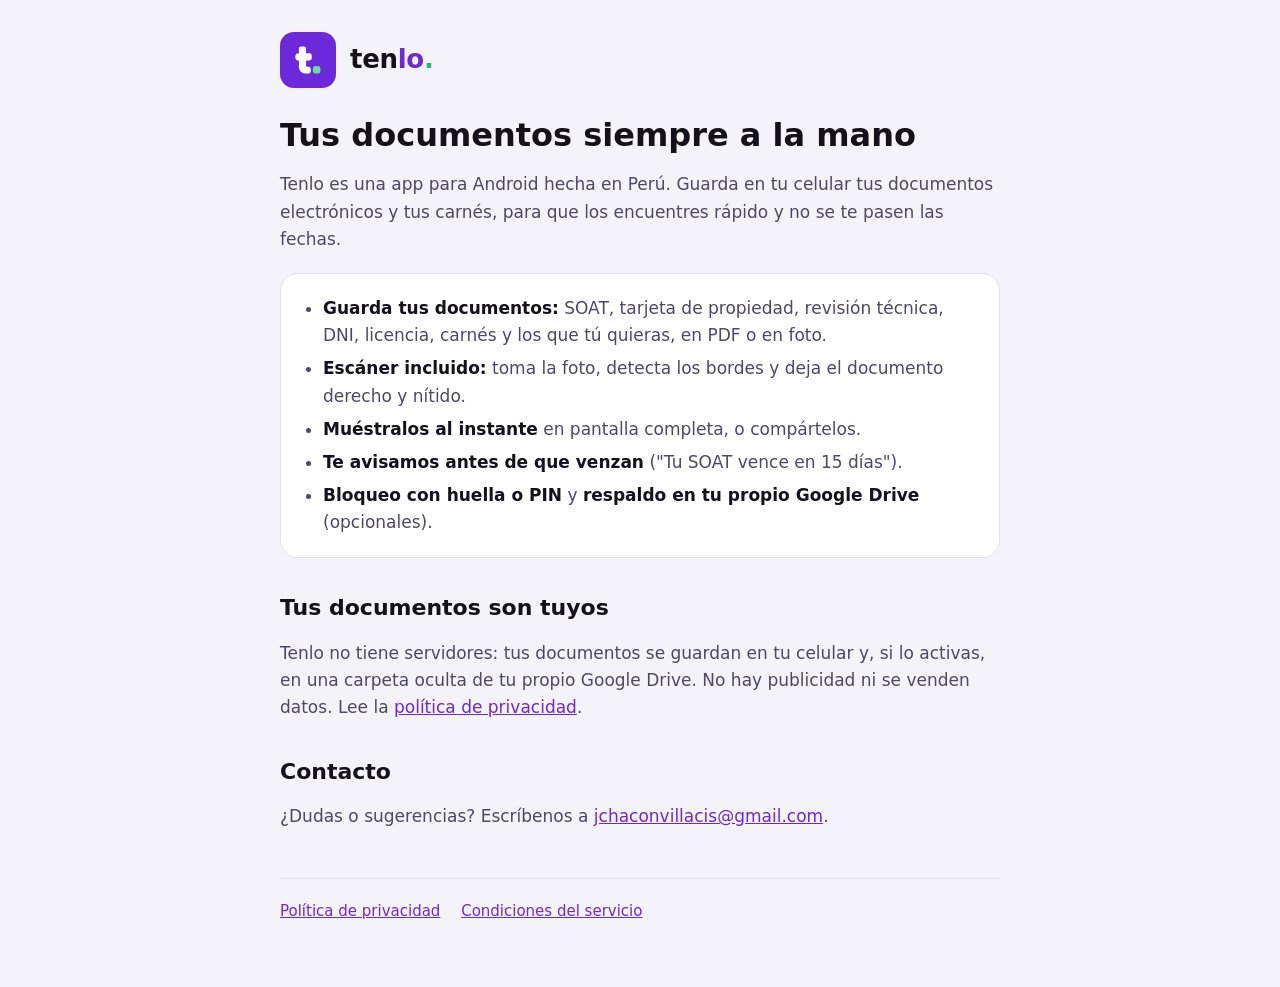
<file: index.html>
<!doctype html>
<html lang="es">
<head>
  <meta charset="utf-8">
  <meta name="viewport" content="width=device-width, initial-scale=1">
  <title>Tenlo: tus documentos siempre a la mano</title>
  <meta name="description" content="Tenlo guarda tu SOAT, DNI, licencia y demás documentos en tu celular, te los muestra al instante y te avisa antes de que venzan.">
  <link rel="icon" href="icono.png" type="image/png">
  <link rel="stylesheet" href="estilos.css">
</head>
<body>
<main>
  <header class="marca">
    <img src="icono.png" alt="" width="56" height="56">
    <a href="./" aria-label="Tenlo">ten<span class="lo">lo</span><span class="punto">.</span></a>
  </header>

  <h1>Tus documentos siempre a la mano</h1>
  <p>Tenlo es una app para Android hecha en Perú. Guarda en tu celular tus documentos electrónicos y tus carnés, para que los encuentres rápido y no se te pasen las fechas.</p>

  <div class="caja">
    <ul>
      <li><strong>Guarda tus documentos:</strong> SOAT, tarjeta de propiedad, revisión técnica, DNI, licencia, carnés y los que tú quieras, en PDF o en foto.</li>
      <li><strong>Escáner incluido:</strong> toma la foto, detecta los bordes y deja el documento derecho y nítido.</li>
      <li><strong>Muéstralos al instante</strong> en pantalla completa, o compártelos.</li>
      <li><strong>Te avisamos antes de que venzan</strong> ("Tu SOAT vence en 15 días").</li>
      <li><strong>Bloqueo con huella o PIN</strong> y <strong>respaldo en tu propio Google Drive</strong> (opcionales).</li>
    </ul>
  </div>

  <h2>Tus documentos son tuyos</h2>
  <p>Tenlo no tiene servidores: tus documentos se guardan en tu celular y, si lo activas, en una carpeta oculta de tu propio Google Drive. No hay publicidad ni se venden datos. Lee la <a href="privacidad.html">política de privacidad</a>.</p>

  <h2>Contacto</h2>
  <p>¿Dudas o sugerencias? Escríbenos a <a href="mailto:jchaconvillacis@gmail.com">jchaconvillacis@gmail.com</a>.</p>

  <footer>
    <a href="privacidad.html">Política de privacidad</a>
    <a href="condiciones.html">Condiciones del servicio</a>
  </footer>
</main>
</body>
</html>
</file>
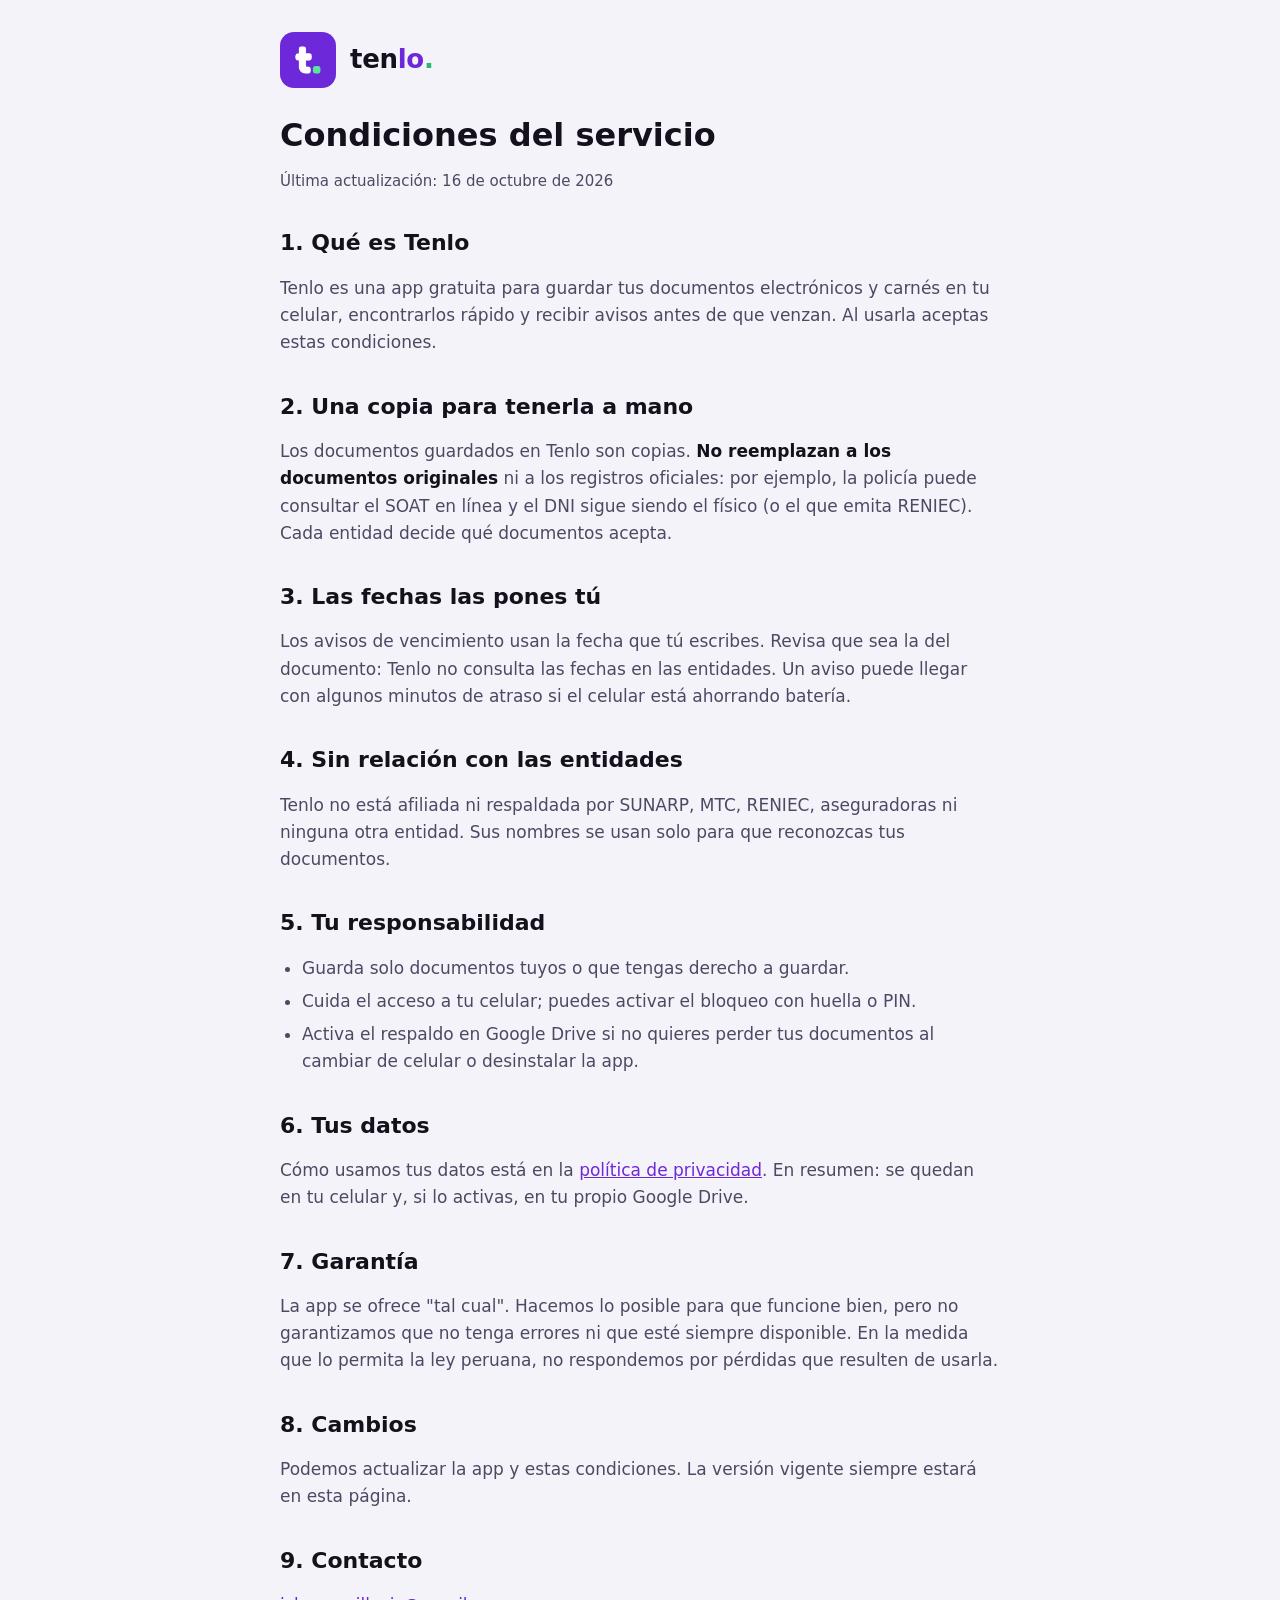
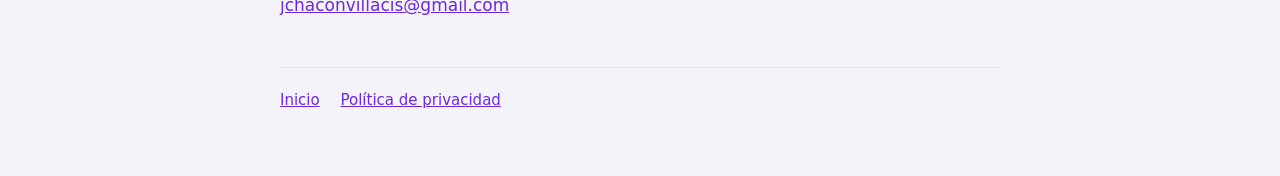
<file: condiciones.html>
<!doctype html>
<html lang="es">
<head>
  <meta charset="utf-8">
  <meta name="viewport" content="width=device-width, initial-scale=1">
  <title>Condiciones del servicio de Tenlo</title>
  <link rel="icon" href="icono.png" type="image/png">
  <link rel="stylesheet" href="estilos.css">
</head>
<body>
<main>
  <header class="marca">
    <img src="icono.png" alt="" width="56" height="56">
    <a href="./" aria-label="Tenlo">ten<span class="lo">lo</span><span class="punto">.</span></a>
  </header>

  <h1>Condiciones del servicio</h1>
  <p class="fecha">Última actualización: 16 de octubre de 2026</p>

  <h2>1. Qué es Tenlo</h2>
  <p>Tenlo es una app gratuita para guardar tus documentos electrónicos y carnés en tu celular, encontrarlos rápido y recibir avisos antes de que venzan. Al usarla aceptas estas condiciones.</p>

  <h2>2. Una copia para tenerla a mano</h2>
  <p>Los documentos guardados en Tenlo son copias. <strong>No reemplazan a los documentos originales</strong> ni a los registros oficiales: por ejemplo, la policía puede consultar el SOAT en línea y el DNI sigue siendo el físico (o el que emita RENIEC). Cada entidad decide qué documentos acepta.</p>

  <h2>3. Las fechas las pones tú</h2>
  <p>Los avisos de vencimiento usan la fecha que tú escribes. Revisa que sea la del documento: Tenlo no consulta las fechas en las entidades. Un aviso puede llegar con algunos minutos de atraso si el celular está ahorrando batería.</p>

  <h2>4. Sin relación con las entidades</h2>
  <p>Tenlo no está afiliada ni respaldada por SUNARP, MTC, RENIEC, aseguradoras ni ninguna otra entidad. Sus nombres se usan solo para que reconozcas tus documentos.</p>

  <h2>5. Tu responsabilidad</h2>
  <ul>
    <li>Guarda solo documentos tuyos o que tengas derecho a guardar.</li>
    <li>Cuida el acceso a tu celular; puedes activar el bloqueo con huella o PIN.</li>
    <li>Activa el respaldo en Google Drive si no quieres perder tus documentos al cambiar de celular o desinstalar la app.</li>
  </ul>

  <h2>6. Tus datos</h2>
  <p>Cómo usamos tus datos está en la <a href="privacidad.html">política de privacidad</a>. En resumen: se quedan en tu celular y, si lo activas, en tu propio Google Drive.</p>

  <h2>7. Garantía</h2>
  <p>La app se ofrece "tal cual". Hacemos lo posible para que funcione bien, pero no garantizamos que no tenga errores ni que esté siempre disponible. En la medida que lo permita la ley peruana, no respondemos por pérdidas que resulten de usarla.</p>

  <h2>8. Cambios</h2>
  <p>Podemos actualizar la app y estas condiciones. La versión vigente siempre estará en esta página.</p>

  <h2>9. Contacto</h2>
  <p><a href="mailto:jchaconvillacis@gmail.com">jchaconvillacis@gmail.com</a></p>

  <footer>
    <a href="./">Inicio</a>
    <a href="privacidad.html">Política de privacidad</a>
  </footer>
</main>
</body>
</html>
</file>
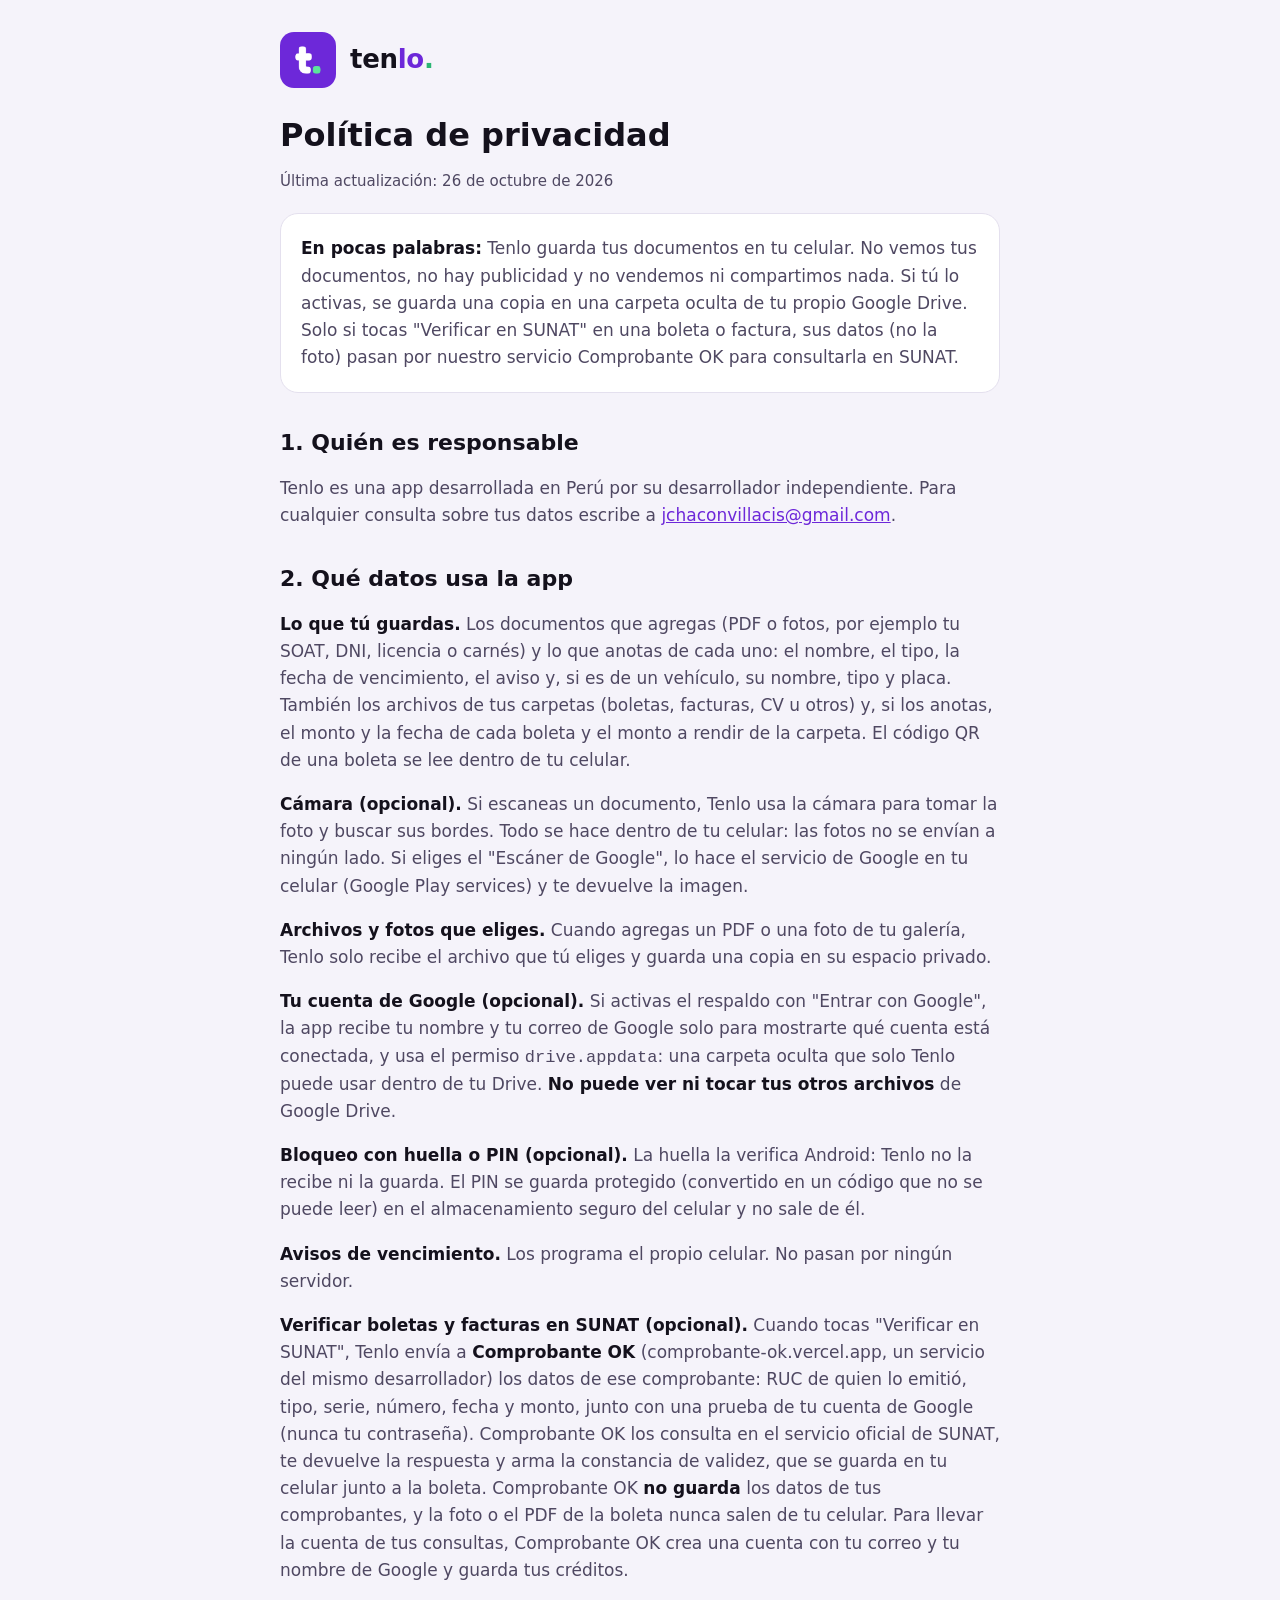
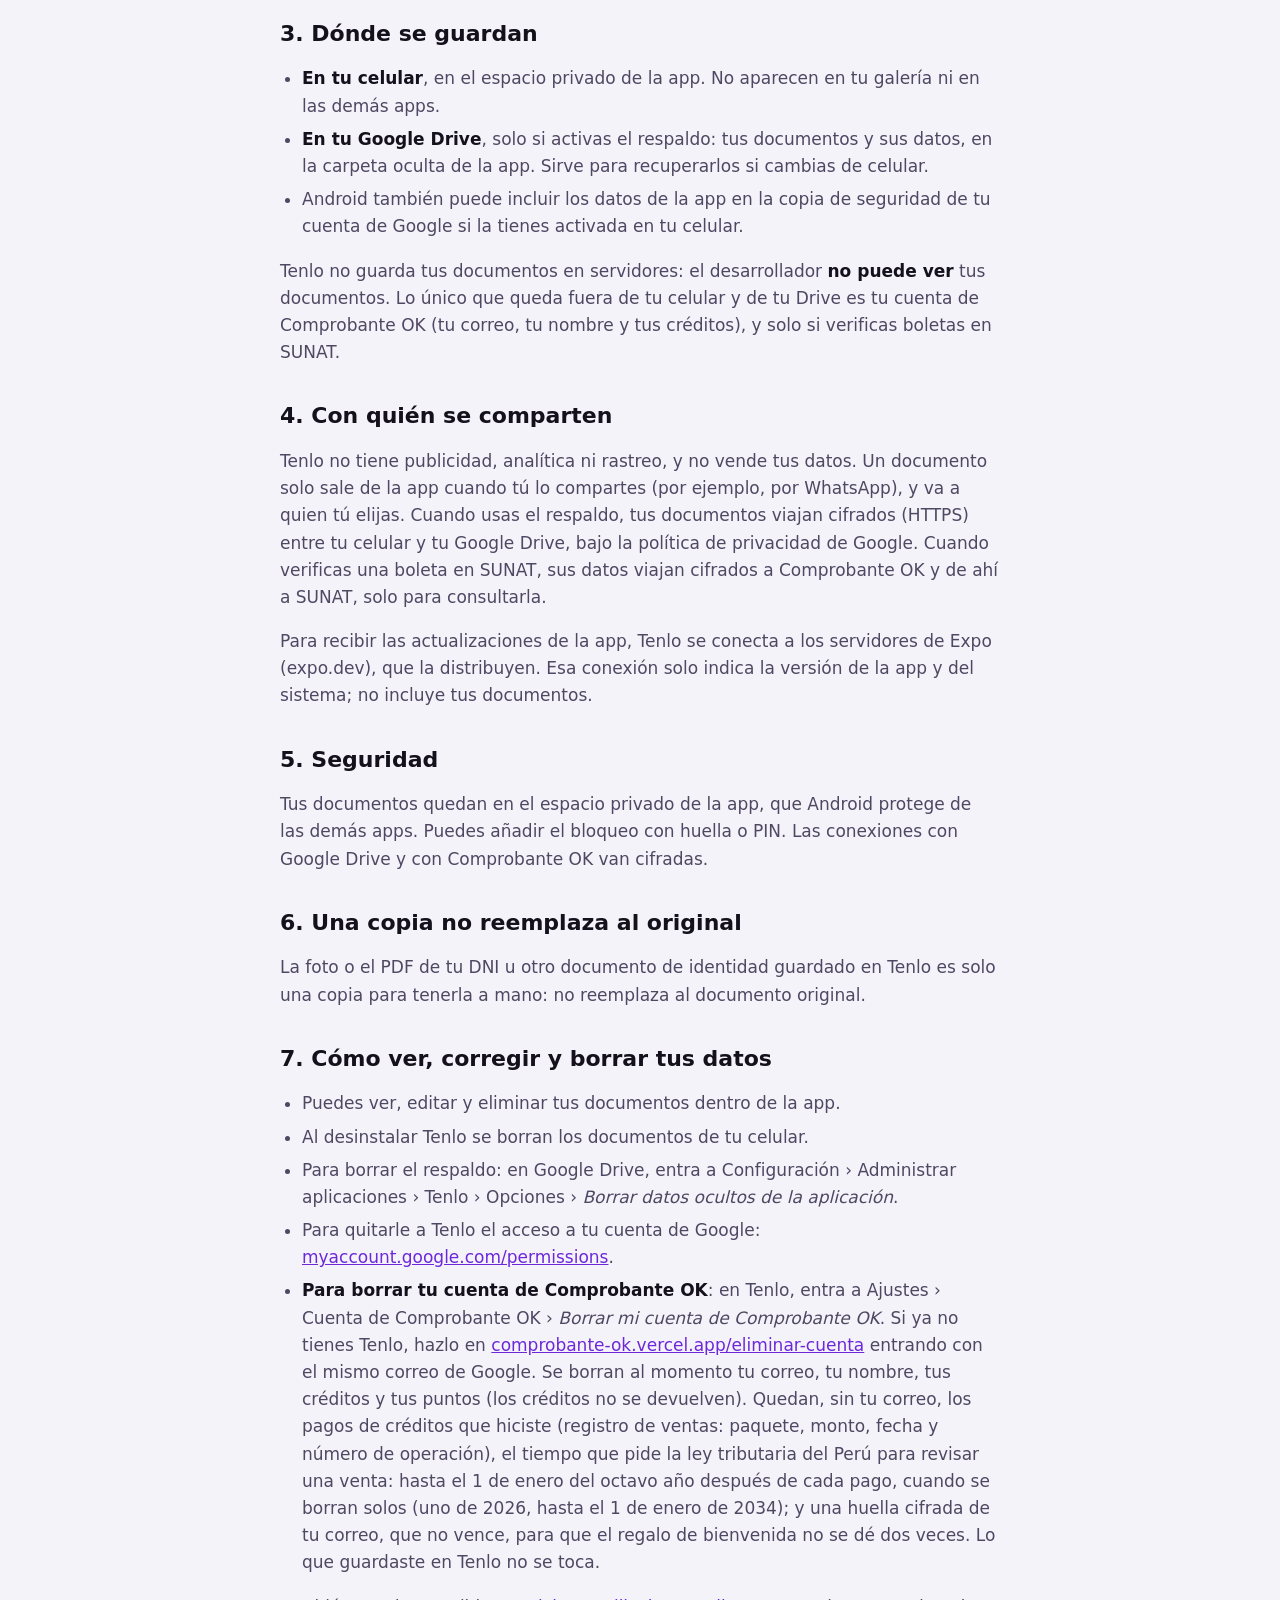
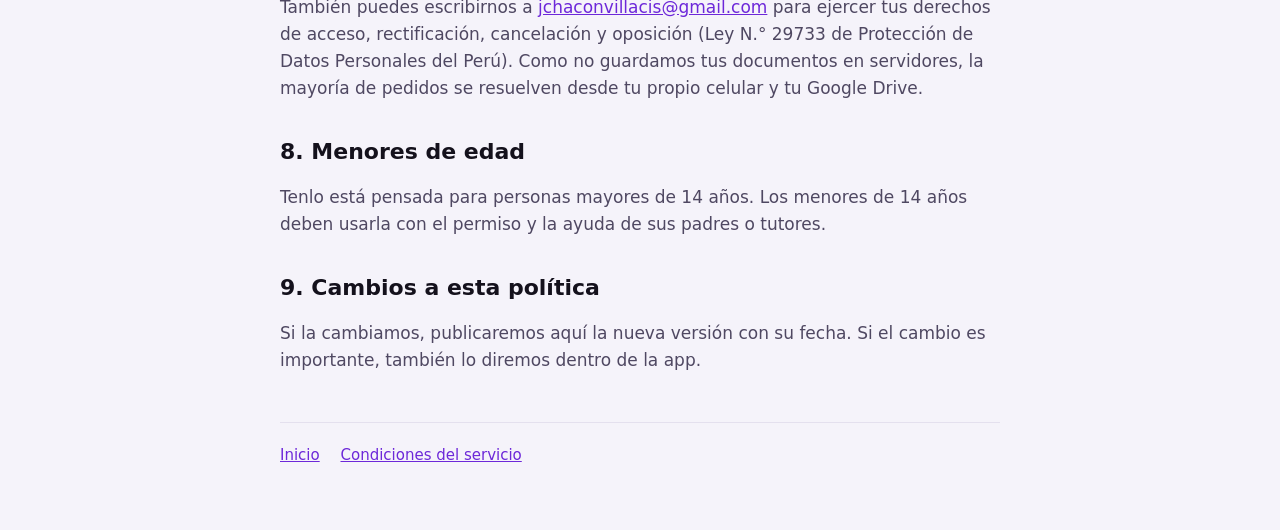
<file: privacidad.html>
<!doctype html>
<html lang="es">
<head>
  <meta charset="utf-8">
  <meta name="viewport" content="width=device-width, initial-scale=1">
  <title>Política de privacidad de Tenlo</title>
  <meta name="description" content="Qué datos usa Tenlo, dónde se guardan y cómo borrarlos.">
  <link rel="icon" href="icono.png" type="image/png">
  <link rel="stylesheet" href="estilos.css">
</head>
<body>
<main>
  <header class="marca">
    <img src="icono.png" alt="" width="56" height="56">
    <a href="./" aria-label="Tenlo">ten<span class="lo">lo</span><span class="punto">.</span></a>
  </header>

  <h1>Política de privacidad</h1>
  <p class="fecha">Última actualización: 26 de octubre de 2026</p>

  <div class="caja">
    <p><strong>En pocas palabras:</strong> Tenlo guarda tus documentos en tu celular. No vemos tus documentos, no hay publicidad y no vendemos ni compartimos nada. Si tú lo activas, se guarda una copia en una carpeta oculta de tu propio Google Drive. Solo si tocas "Verificar en SUNAT" en una boleta o factura, sus datos (no la foto) pasan por nuestro servicio Comprobante OK para consultarla en SUNAT.</p>
  </div>

  <h2>1. Quién es responsable</h2>
  <p>Tenlo es una app desarrollada en Perú por su desarrollador independiente. Para cualquier consulta sobre tus datos escribe a <a href="mailto:jchaconvillacis@gmail.com">jchaconvillacis@gmail.com</a>.</p>

  <h2>2. Qué datos usa la app</h2>
  <p><strong>Lo que tú guardas.</strong> Los documentos que agregas (PDF o fotos, por ejemplo tu SOAT, DNI, licencia o carnés) y lo que anotas de cada uno: el nombre, el tipo, la fecha de vencimiento, el aviso y, si es de un vehículo, su nombre, tipo y placa. También los archivos de tus carpetas (boletas, facturas, CV u otros) y, si los anotas, el monto y la fecha de cada boleta y el monto a rendir de la carpeta. El código QR de una boleta se lee dentro de tu celular.</p>
  <p><strong>Cámara (opcional).</strong> Si escaneas un documento, Tenlo usa la cámara para tomar la foto y buscar sus bordes. Todo se hace dentro de tu celular: las fotos no se envían a ningún lado. Si eliges el "Escáner de Google", lo hace el servicio de Google en tu celular (Google Play services) y te devuelve la imagen.</p>
  <p><strong>Archivos y fotos que eliges.</strong> Cuando agregas un PDF o una foto de tu galería, Tenlo solo recibe el archivo que tú eliges y guarda una copia en su espacio privado.</p>
  <p><strong>Tu cuenta de Google (opcional).</strong> Si activas el respaldo con "Entrar con Google", la app recibe tu nombre y tu correo de Google solo para mostrarte qué cuenta está conectada, y usa el permiso <code>drive.appdata</code>: una carpeta oculta que solo Tenlo puede usar dentro de tu Drive. <strong>No puede ver ni tocar tus otros archivos</strong> de Google Drive.</p>
  <p><strong>Bloqueo con huella o PIN (opcional).</strong> La huella la verifica Android: Tenlo no la recibe ni la guarda. El PIN se guarda protegido (convertido en un código que no se puede leer) en el almacenamiento seguro del celular y no sale de él.</p>
  <p><strong>Avisos de vencimiento.</strong> Los programa el propio celular. No pasan por ningún servidor.</p>
  <p id="sunat"><strong>Verificar boletas y facturas en SUNAT (opcional).</strong> Cuando tocas "Verificar en SUNAT", Tenlo envía a <strong>Comprobante OK</strong> (comprobante-ok.vercel.app, un servicio del mismo desarrollador) los datos de ese comprobante: RUC de quien lo emitió, tipo, serie, número, fecha y monto, junto con una prueba de tu cuenta de Google (nunca tu contraseña). Comprobante OK los consulta en el servicio oficial de SUNAT, te devuelve la respuesta y arma la constancia de validez, que se guarda en tu celular junto a la boleta. Comprobante OK <strong>no guarda</strong> los datos de tus comprobantes, y la foto o el PDF de la boleta nunca salen de tu celular. Para llevar la cuenta de tus consultas, Comprobante OK crea una cuenta con tu correo y tu nombre de Google y guarda tus créditos.</p>

  <h2>3. Dónde se guardan</h2>
  <ul>
    <li><strong>En tu celular</strong>, en el espacio privado de la app. No aparecen en tu galería ni en las demás apps.</li>
    <li><strong>En tu Google Drive</strong>, solo si activas el respaldo: tus documentos y sus datos, en la carpeta oculta de la app. Sirve para recuperarlos si cambias de celular.</li>
    <li>Android también puede incluir los datos de la app en la copia de seguridad de tu cuenta de Google si la tienes activada en tu celular.</li>
  </ul>
  <p>Tenlo no guarda tus documentos en servidores: el desarrollador <strong>no puede ver</strong> tus documentos. Lo único que queda fuera de tu celular y de tu Drive es tu cuenta de Comprobante OK (tu correo, tu nombre y tus créditos), y solo si verificas boletas en SUNAT.</p>

  <h2>4. Con quién se comparten</h2>
  <p>Tenlo no tiene publicidad, analítica ni rastreo, y no vende tus datos. Un documento solo sale de la app cuando tú lo compartes (por ejemplo, por WhatsApp), y va a quien tú elijas. Cuando usas el respaldo, tus documentos viajan cifrados (HTTPS) entre tu celular y tu Google Drive, bajo la política de privacidad de Google. Cuando verificas una boleta en SUNAT, sus datos viajan cifrados a Comprobante OK y de ahí a SUNAT, solo para consultarla.</p>
  <p>Para recibir las actualizaciones de la app, Tenlo se conecta a los servidores de Expo (expo.dev), que la distribuyen. Esa conexión solo indica la versión de la app y del sistema; no incluye tus documentos.</p>

  <h2>5. Seguridad</h2>
  <p>Tus documentos quedan en el espacio privado de la app, que Android protege de las demás apps. Puedes añadir el bloqueo con huella o PIN. Las conexiones con Google Drive y con Comprobante OK van cifradas.</p>

  <h2>6. Una copia no reemplaza al original</h2>
  <p>La foto o el PDF de tu DNI u otro documento de identidad guardado en Tenlo es solo una copia para tenerla a mano: no reemplaza al documento original.</p>

  <h2 id="borrar-datos">7. Cómo ver, corregir y borrar tus datos</h2>
  <ul>
    <li>Puedes ver, editar y eliminar tus documentos dentro de la app.</li>
    <li>Al desinstalar Tenlo se borran los documentos de tu celular.</li>
    <li>Para borrar el respaldo: en Google Drive, entra a Configuración › Administrar aplicaciones › Tenlo › Opciones › <em>Borrar datos ocultos de la aplicación</em>.</li>
    <li>Para quitarle a Tenlo el acceso a tu cuenta de Google: <a href="https://myaccount.google.com/permissions">myaccount.google.com/permissions</a>.</li>
    <li id="borrar-cuenta"><strong>Para borrar tu cuenta de Comprobante OK</strong>: en Tenlo, entra a Ajustes › Cuenta de Comprobante OK › <em>Borrar mi cuenta de Comprobante OK</em>. Si ya no tienes Tenlo, hazlo en <a href="https://comprobante-ok.vercel.app/eliminar-cuenta">comprobante-ok.vercel.app/eliminar-cuenta</a> entrando con el mismo correo de Google. Se borran al momento tu correo, tu nombre, tus créditos y tus puntos (los créditos no se devuelven). Quedan, sin tu correo, los pagos de créditos que hiciste (registro de ventas: paquete, monto, fecha y número de operación), el tiempo que pide la ley tributaria del Perú para revisar una venta: hasta el 1 de enero del octavo año después de cada pago, cuando se borran solos (uno de 2026, hasta el 1 de enero de 2034); y una huella cifrada de tu correo, que no vence, para que el regalo de bienvenida no se dé dos veces. Lo que guardaste en Tenlo no se toca.</li>
  </ul>
  <p>También puedes escribirnos a <a href="mailto:jchaconvillacis@gmail.com">jchaconvillacis@gmail.com</a> para ejercer tus derechos de acceso, rectificación, cancelación y oposición (Ley N.° 29733 de Protección de Datos Personales del Perú). Como no guardamos tus documentos en servidores, la mayoría de pedidos se resuelven desde tu propio celular y tu Google Drive.</p>

  <h2>8. Menores de edad</h2>
  <p>Tenlo está pensada para personas mayores de 14 años. Los menores de 14 años deben usarla con el permiso y la ayuda de sus padres o tutores.</p>

  <h2>9. Cambios a esta política</h2>
  <p>Si la cambiamos, publicaremos aquí la nueva versión con su fecha. Si el cambio es importante, también lo diremos dentro de la app.</p>

  <footer>
    <a href="./">Inicio</a>
    <a href="condiciones.html">Condiciones del servicio</a>
  </footer>
</main>
</body>
</html>
</file>
<file: estilos.css>
:root {
  --fondo: #f5f3fa;
  --tarjeta: #ffffff;
  --texto: #14111c;
  --suave: #4f4862;
  --borde: #e4e0ee;
  --marca: #6d28d9;
  --enlace: #6d28d9;
  --punto: #2bb673;
  color-scheme: light dark;
}

@media (prefers-color-scheme: dark) {
  :root {
    --fondo: #0e0b14;
    --tarjeta: #17131f;
    --texto: #f3f1f8;
    --suave: #b9b1cb;
    --borde: #2a2337;
    --marca: #b49cff;
    --enlace: #b49cff;
    --punto: #5be49b;
  }
}

* {
  box-sizing: border-box;
}

body {
  margin: 0;
  background: var(--fondo);
  color: var(--texto);
  font-family: system-ui, -apple-system, 'Segoe UI', Roboto, 'Helvetica Neue', Arial, sans-serif;
  font-size: 17px;
  line-height: 1.6;
}

main {
  max-width: 760px;
  margin: 0 auto;
  padding: 32px 20px 64px;
}

header.marca {
  display: flex;
  align-items: center;
  gap: 14px;
  margin-bottom: 28px;
}

header.marca img {
  width: 56px;
  height: 56px;
  border-radius: 14px;
  flex-shrink: 0;
}

header.marca a {
  color: inherit;
  text-decoration: none;
  font-weight: 800;
  font-size: 26px;
  letter-spacing: -0.3px;
}

header.marca .lo {
  color: var(--marca);
}

header.marca .punto {
  color: var(--punto);
}

h1 {
  font-size: 32px;
  line-height: 1.2;
  margin: 0 0 12px;
}

h2 {
  font-size: 22px;
  line-height: 1.3;
  margin: 36px 0 8px;
}

p,
li {
  color: var(--suave);
}

strong {
  color: var(--texto);
}

a {
  color: var(--enlace);
}

.caja {
  background: var(--tarjeta);
  border: 1px solid var(--borde);
  border-radius: 18px;
  padding: 4px 20px;
  margin: 20px 0;
}

.fecha {
  font-size: 15px;
}

ul {
  padding-left: 22px;
}

li + li {
  margin-top: 6px;
}

footer {
  margin-top: 48px;
  padding-top: 20px;
  border-top: 1px solid var(--borde);
  font-size: 15px;
}

footer a + a {
  margin-left: 16px;
}
</file>
